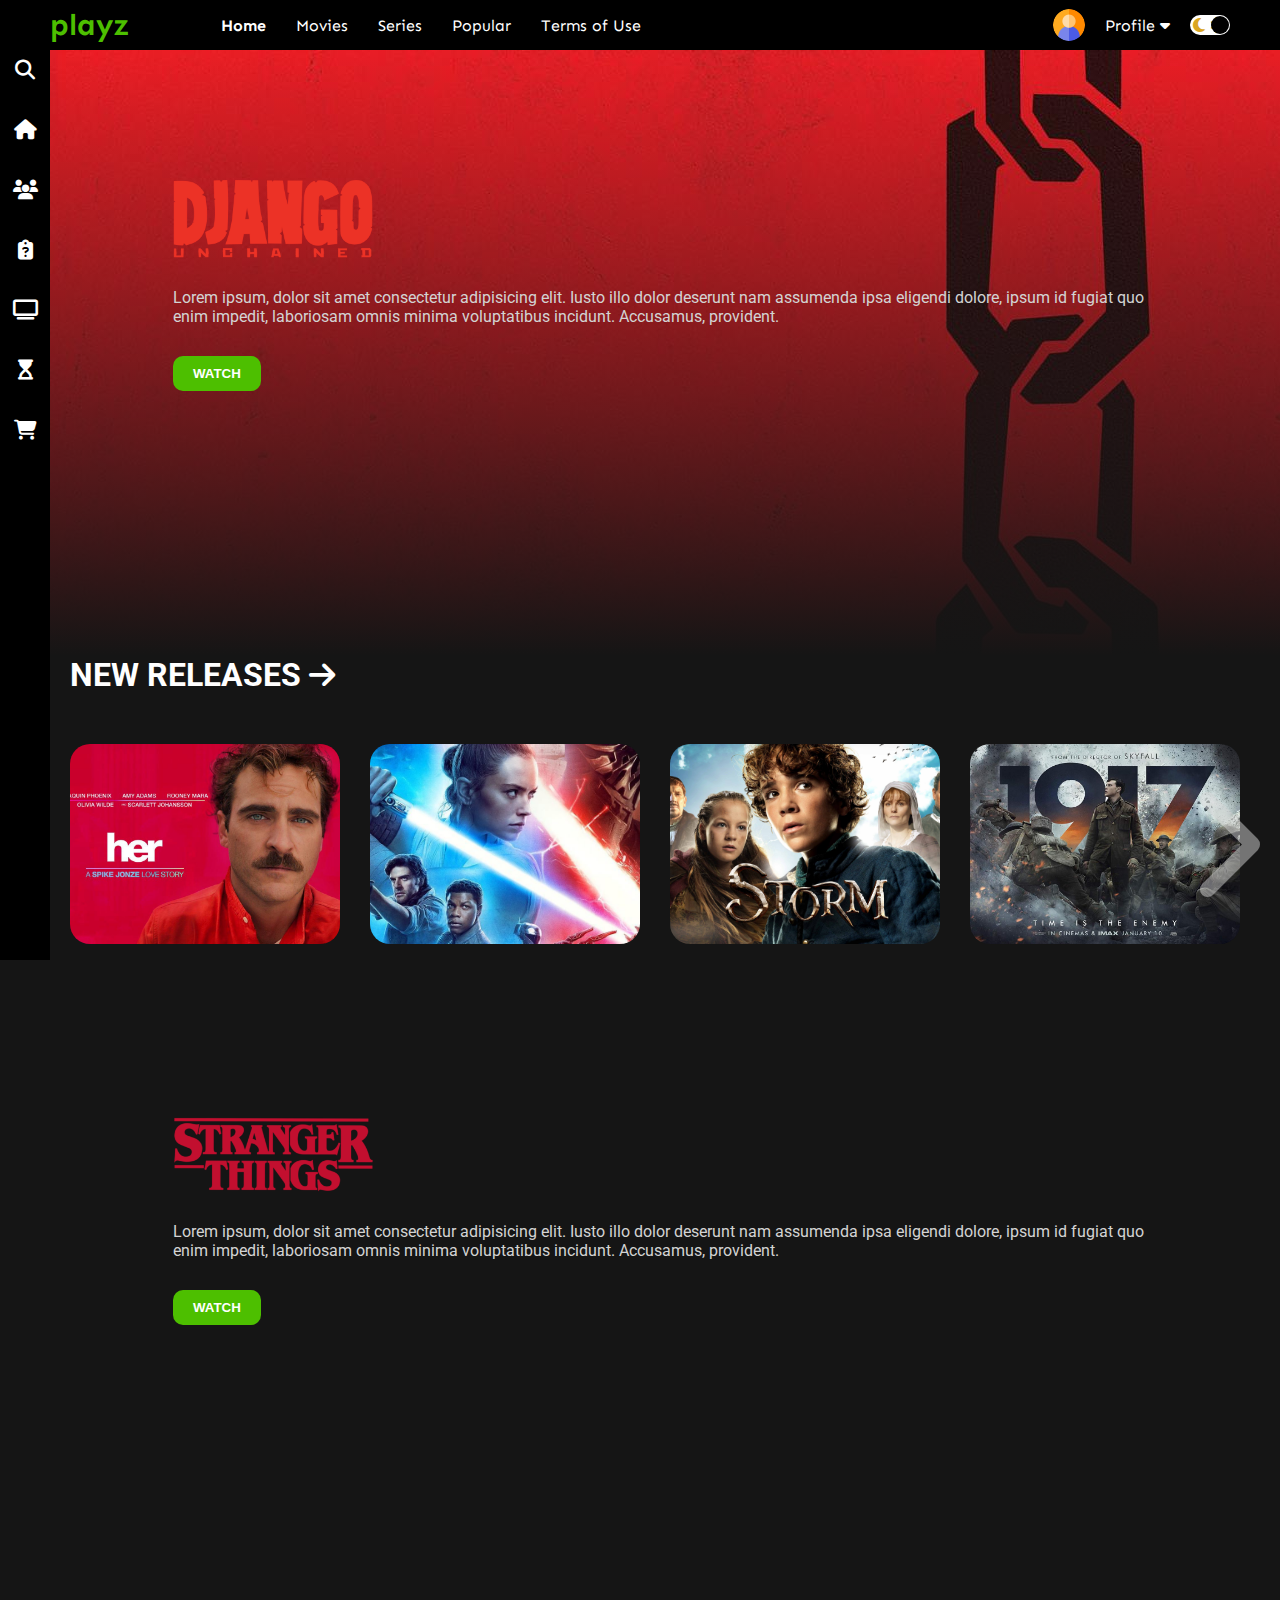
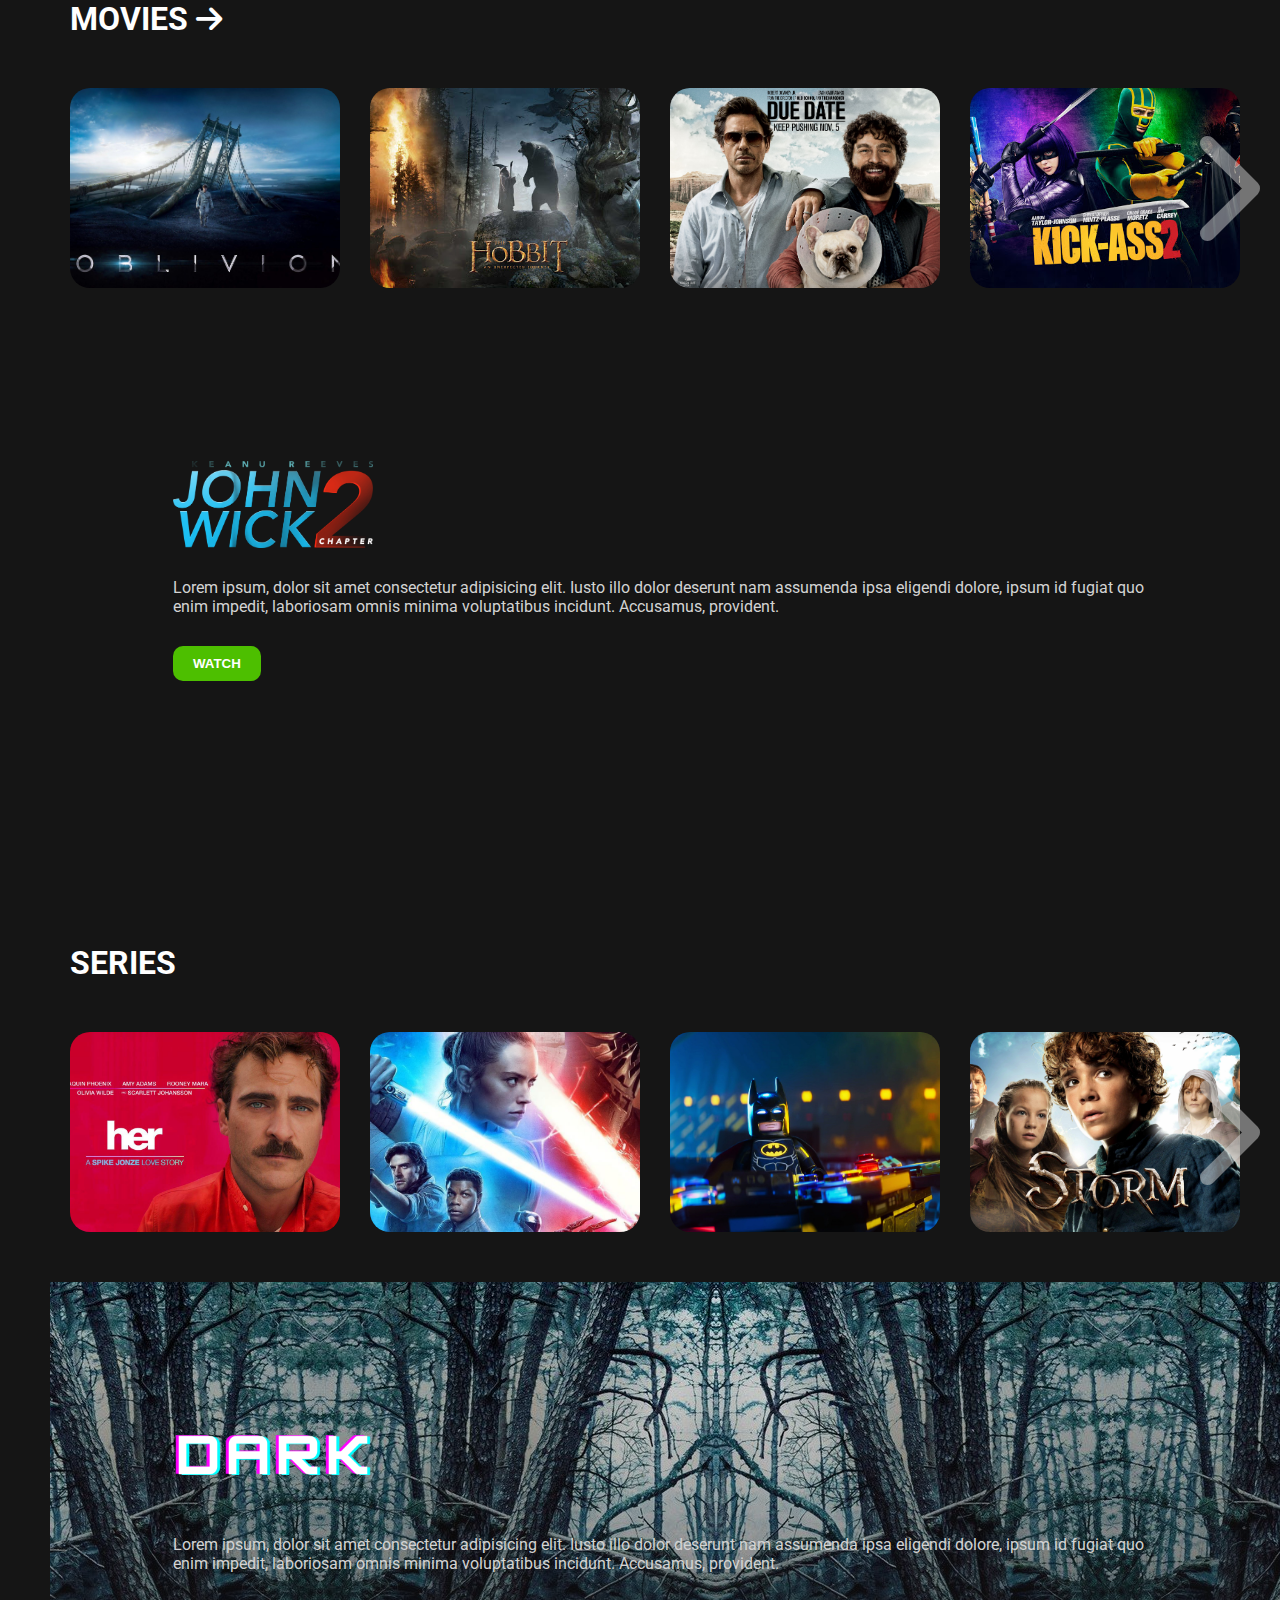
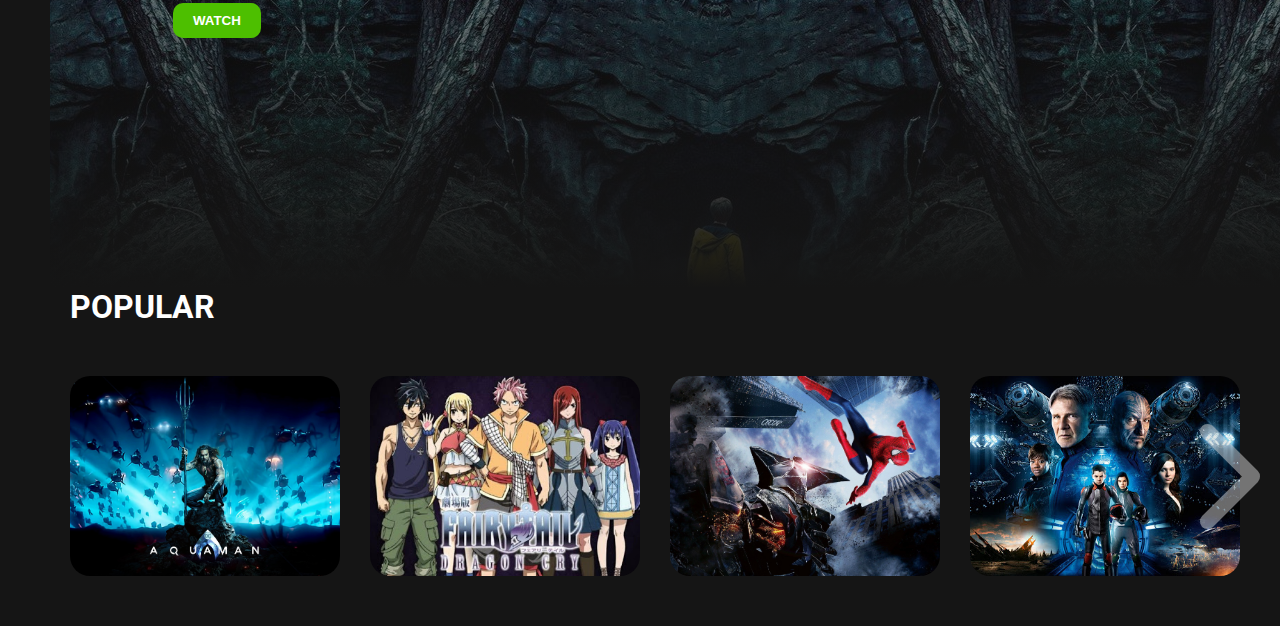
<file: index.html>
<html lang="en">

<head>
    <meta charset="UTF-8">
    <meta http-equiv="X-UA-Compatible" content="IE=edge">
    <meta name="viewport" content="width=device-width, initial-scale=1.0">
    <link rel="stylesheet" href="style.css">
    <link
        href="https://fonts.googleapis.com/css2?family=Roboto:wght@100;300;400;500;700;900&family=Sen:wght@400;700;800&display=swap"
        rel="stylesheet">
        <link rel="stylesheet" href="https://cdnjs.cloudflare.com/ajax/libs/font-awesome/6.4.0/css/all.min.css">
<title>Document</title>

</head>

<body>
    <div class="navbar">
        <div class="navbar-container">
            <div class="logo-container">
                <h1 class="logo">playz</h1>
            </div>
            <div class="menu-container" >
                <ul class="menu-list">
                    <li class="menu-list-item active" ><a class="links" href="#home">Home</a></li>
                    <li class="menu-list-item"><a class="links" href="#movies">Movies</a>
                           
                    </li>
                    <li class="menu-list-item"><a class="links" href="#series">Series</a></li>
                    <li class="menu-list-item"><a class="links" href="#popular">Popular</a></li>
                    <li class="menu-list-item"><a class="links" href="about.html">Terms of Use</a></li>

                </ul>
            </div>
            
            <div class="profile-container">
                <img class="profile-picture" src="img/user.png" alt="">
                <div class="profile-text-container" >
                    <span class="profile-text">Profile</span>
                    <i class="fas fa-caret-down">
                    </i>
                    
                </div>
                <div class="toggle">
                    <i class="fas fa-moon toggle-icon"></i>
                    <i class="fas fa-sun toggle-icon"></i>
                    <div class="toggle-ball"></div>
                </div>
            </div>
        </div>
    </div>
    <div class="sidebar">
        <a href="search.html"><i class="left-menu-icon fas fa-search"></i></a>
        <a href="index.html"><i class="left-menu-icon fas fa-home"></i></a>        
        <a href="reviews.html"><i class="left-menu-icon fas fa-users"></i></a>
        <a href="faq.html"><i class="left-menu-icon fa-solid fa-clipboard-question"></i></a>
                <a href="watchontv.html"><i class="left-menu-icon fas fa-tv"></i></a>
        <i class="left-menu-icon fas fa-hourglass-start"></i>
        <i class="left-menu-icon fas fa-shopping-cart"></i>
    </div>
    <div class="container" id="home">
        <div class="content-container">
            <div class="featured-content"
                style="background: linear-gradient(to bottom, rgba(0,0,0,0), #151515), url('img/f-1.jpg');">
                <img class="featured-title" src="img/f-t-1.png" alt="">
                <p class="featured-desc">Lorem ipsum, dolor sit amet consectetur adipisicing elit. Iusto illo dolor
                    deserunt nam assumenda ipsa eligendi dolore, ipsum id fugiat quo enim impedit, laboriosam omnis
                    minima voluptatibus incidunt. Accusamus, provident.</p>
                <button class="featured-button">WATCH</button>



            </div>
            <div class="movie-list-container">
                <h1 class="movie-list-title" id="newww">NEW RELEASES<i id="seemore-arrow-icon" class="fa-solid fa-arrow-right"></i>
                </h1> 

                <div class="movie-list-wrapper">
                    <div class="movie-list">
                        <div class="movie-list-item">
                            <img class="movie-list-item-img" src="img/1.jpeg" id="imgmov1" alt="">
                            <span class="movie-list-item-title" id="titlemov1">Her</span>
                            <p class="movie-list-item-desc">Lorem ipsum dolor sit amet consectetur adipisicing elit. At
                                hic fugit similique accusantium.</p>
                            <button class="movie-list-item-button">Watch</button>
                            <button class="movie-list-item-button" id="trailer">Trailer</button>
                            

                            
                        </div>
                        <div class="movie-list-item">
                            <img class="movie-list-item-img" src="img/2.jpeg" id="imgmov2" alt="">
                            <span class="movie-list-item-title" id="titlemov2" >Star Wars</span>
                            <p class="movie-list-item-desc">Lorem ipsum dolor sit amet consectetur adipisicing elit. At
                                hic fugit similique accusantium.</p>
                            <button class="movie-list-item-button">Watch</button>
                            <button class="movie-list-item-button" id="trailer">Trailer</button>
                        </div>
                        <div class="movie-list-item">
                            <img class="movie-list-item-img" src="img/3.jpg" id="imgmov3" alt="">
                            <span class="movie-list-item-title" id="titlemov3">Storm</span>
                            <p class="movie-list-item-desc">Lorem ipsum dolor sit amet consectetur adipisicing elit. At
                                hic fugit similique accusantium.</p>
                            <button class="movie-list-item-button">Watch</button>
                            <button class="movie-list-item-button" id="trailer">Trailer</button>
                        </div>
                        <div class="movie-list-item">
                            <img class="movie-list-item-img" src="img/4.jpg" id="imgmov4" alt="">
                            <span class="movie-list-item-title" id="titlemov4">1917</span>
                            <p class="movie-list-item-desc">Lorem ipsum dolor sit amet consectetur adipisicing elit. At
                                hic fugit similique accusantium.</p>
                            <button class="movie-list-item-button">Watch</button>
                            <button class="movie-list-item-button" id="trailer">Trailer</button>
                        </div>
                        <div class="movie-list-item">
                            <img class="movie-list-item-img" src="img/5.jpg" id="imgmov5" alt="">
                            <span class="movie-list-item-title" id="titlemov5">Avengers</span>
                            <p class="movie-list-item-desc">Lorem ipsum dolor sit amet consectetur adipisicing elit. At
                                hic fugit similique accusantium.</p>
                            <button class="movie-list-item-button">Watch</button>
                            <button class="movie-list-item-button" id="trailer">Trailer</button>
                        </div>
                        <div class="movie-list-item">
                            <img class="movie-list-item-img" src="img/6.jpg" id="imgmov6" alt="">
                            <span class="movie-list-item-title" id="titlemov6">Her</span>
                            <p class="movie-list-item-desc">Lorem ipsum dolor sit amet consectetur adipisicing elit. At
                                hic fugit similique accusantium.</p>
                            <button class="movie-list-item-button">Watch</button>
                            <button class="movie-list-item-button" id="trailer">Trailer</button>
                        </div>
                        <div class="movie-list-item">
                            <img class="movie-list-item-img" src="img/7.jpg" id="imgmov7" alt="">
                            <span class="movie-list-item-title" id="titlemov7">Her</span>
                            <p class="movie-list-item-desc">Lorem ipsum dolor sit amet consectetur adipisicing elit. At
                                hic fugit similique accusantium.</p>
                            <button class="movie-list-item-button">Watch</button>
                            <button class="movie-list-item-button" id="trailer">Trailer</button>
                        </div>
                        
                    </div>
                    <i class="fas fa-chevron-right arrow"></i>
                </div>
            </div>
            <div class="featured-content"
                style="background: linear-gradient(to bottom, rgba(0,0,0,0), #151515), url('https://insidemedia.blog/wp-content/uploads/2019/07/65906766_2396643863901552_8008630503861125120_o-2-1024x512.jpg');">
                <img class="featured-title" src="img/f-t-3.png" alt="">
                <p class="featured-desc">Lorem ipsum, dolor sit amet consectetur adipisicing elit. Iusto illo dolor
                    deserunt nam assumenda ipsa eligendi dolore, ipsum id fugiat quo enim impedit, laboriosam omnis
                    minima voluptatibus incidunt. Accusamus, provident.</p>
                <button class="featured-button">WATCH</button>
            </div>
            <div class="movie-list-container" id="movies">
                <h1 class="movie-list-title" >MOVIES<a href="moremovies.html"><i id="seemore-arrow-icon" class="fa-solid fa-arrow-right"></a></i></h1>
                <div class="movie-list-wrapper">
                    <div class="movie-list">
                        <div class="movie-list-item">
                            <img class="movie-list-item-img" src="img/8.jpg" alt="">
                            <span class="movie-list-item-title">Her</span>
                            <p class="movie-list-item-desc">Lorem ipsum dolor sit amet consectetur adipisicing elit. At
                                hic fugit similique accusantium.</p>
                            <button class="movie-list-item-button">Watch</button>
                            <button class="movie-list-item-button" id="trailer">Trailer</button>

                        </div>
                        <div class="movie-list-item">
                            <img class="movie-list-item-img" src="img/9.jpg" alt="">
                            <span class="movie-list-item-title">Her</span>
                            <p class="movie-list-item-desc">Lorem ipsum dolor sit amet consectetur adipisicing elit. At
                                hic fugit similique accusantium.</p>
                            <button class="movie-list-item-button">Watch</button>
                            <button class="movie-list-item-button" id="trailer">Trailer</button>

                        </div>
                        <div class="movie-list-item">
                            <img class="movie-list-item-img" src="img/10.jpg" alt="">
                            <span class="movie-list-item-title">Her</span>
                            <p class="movie-list-item-desc">Lorem ipsum dolor sit amet consectetur adipisicing elit. At
                                hic fugit similique accusantium.</p>
                            <button class="movie-list-item-button">Watch</button>
                        </div>
                        <div class="movie-list-item">
                            <img class="movie-list-item-img" src="img/11.jpg" alt="">
                            <span class="movie-list-item-title">Her</span>
                            <p class="movie-list-item-desc">Lorem ipsum dolor sit amet consectetur adipisicing elit. At
                                hic fugit similique accusantium.</p>
                            <button class="movie-list-item-button">Watch</button>
                            <button class="movie-list-item-button" id="trailer">Trailer</button>

                        </div>
                        <div class="movie-list-item">
                            <img class="movie-list-item-img" src="img/12.jpg" alt="">
                            <span class="movie-list-item-title">Her</span>
                            <p class="movie-list-item-desc">Lorem ipsum dolor sit amet consectetur adipisicing elit. At
                                hic fugit similique accusantium.</p>
                            <button class="movie-list-item-button">Watch</button>
                            <button class="movie-list-item-button" id="trailer">Trailer</button>

                            
                        </div>
                        <div class="movie-list-item">
                            <img class="movie-list-item-img" src="img/img71.jpg" alt="">
                            <span class="movie-list-item-title">Her</span>
                            <p class="movie-list-item-desc">Lorem ipsum dolor sit amet consectetur adipisicing elit. At
                                hic fugit similique accusantium.</p>
                            <button class="movie-list-item-button">Watch</button>
                            <button class="movie-list-item-button" id="trailer">Trailer</button>

                        </div>
                        <div class="movie-list-item">
                            <img class="movie-list-item-img" src="img/img73.jpg" alt="">
                            <span class="movie-list-item-title">Her</span>
                            <p class="movie-list-item-desc">Lorem ipsum dolor sit amet consectetur adipisicing elit. At
                                hic fugit similique accusantium.</p>
                            <button class="movie-list-item-button">Watch</button>
                            <button class="movie-list-item-button" id="trailer">Trailer</button>

                        </div>
                        
                    </div>
                    <i class="fas fa-chevron-right arrow"></i>
                </div>
            </div>
            <div class="featured-content"
                style="background: linear-gradient(to bottom, rgba(0,0,0,0), #151515), url('https://wallpapershome.com/images/pages/pic_h/21122.jpg');">
                <img class="featured-title" src="img/f-t-4.png" alt="">
                <p class="featured-desc">Lorem ipsum, dolor sit amet consectetur adipisicing elit. Iusto illo dolor
                    deserunt nam assumenda ipsa eligendi dolore, ipsum id fugiat quo enim impedit, laboriosam omnis
                    minima voluptatibus incidunt. Accusamus, provident.</p>
                <button class="featured-button">WATCH</button>
            </div>
            <div class="movie-list-container">
                <h1 class="movie-list-title" id="series">SERIES</h1>
                <div class="movie-list-wrapper">
                    <div class="movie-list">
                        <div class="movie-list-item">
                            <img class="movie-list-item-img" src="img/1.jpeg" alt="">
                            <span class="movie-list-item-title">Her</span>
                            <p class="movie-list-item-desc">Lorem ipsum dolor sit amet consectetur adipisicing elit. At
                                hic fugit similique accusantium.</p>
                            <button class="movie-list-item-button">Watch</button>
                            <button class="movie-list-item-button" id="trailer">Trailer</button>

                        </div>
                        <div class="movie-list-item">
                            <img class="movie-list-item-img" src="img/2.jpeg" alt="">
                            <span class="movie-list-item-title">Her</span>
                            <p class="movie-list-item-desc">Lorem ipsum dolor sit amet consectetur adipisicing elit. At
                                hic fugit similique accusantium.</p>
                            <button class="movie-list-item-button">Watch</button>
                            <button class="movie-list-item-button" id="trailer">Trailer</button>

                        </div>
                        <div class="movie-list-item">
                            <img class="movie-list-item-img" src="img/15.jpg" alt="">
                            <span class="movie-list-item-title">Her</span>
                            <p class="movie-list-item-desc">Lorem ipsum dolor sit amet consectetur adipisicing elit. At
                                hic fugit similique accusantium.</p>
                            <button class="movie-list-item-button">Watch</button>
                            <button class="movie-list-item-button" id="trailer">Trailer</button>

                        </div>
                        <div class="movie-list-item">
                            <img class="movie-list-item-img" src="img/3.jpg" alt="">
                            <span class="movie-list-item-title">Her</span>
                            <p class="movie-list-item-desc">Lorem ipsum dolor sit amet consectetur adipisicing elit. At
                                hic fugit similique accusantium.</p>
                            <button class="movie-list-item-button">Watch</button>
                            <button class="movie-list-item-button" id="trailer">Trailer</button>

                        </div>
                        <div class="movie-list-item">
                            <img class="movie-list-item-img" src="img/4.jpg" alt="">
                            <span class="movie-list-item-title">Her</span>
                            <p class="movie-list-item-desc">Lorem ipsum dolor sit amet consectetur adipisicing elit. At
                                hic fugit similique accusantium.</p>
                            <button class="movie-list-item-button">Watch</button>
                            <button class="movie-list-item-button" id="trailer">Trailer</button>

                        </div>
                        <div class="movie-list-item">
                            <img class="movie-list-item-img" src="img/5.jpg" alt="">
                            <span class="movie-list-item-title">Her</span>
                            <p class="movie-list-item-desc">Lorem ipsum dolor sit amet consectetur adipisicing elit. At
                                hic fugit similique accusantium.</p>
                            <button class="movie-list-item-button">Watch</button>
                            <button class="movie-list-item-button" id="trailer">Trailer</button>

                        </div>
                        <div class="movie-list-item">
                            <img class="movie-list-item-img" src="img/img71.jpg" alt="">
                            <span class="movie-list-item-title">Her</span>
                            <p class="movie-list-item-desc">Lorem ipsum dolor sit amet consectetur adipisicing elit. At
                                hic fugit similique accusantium.</p>
                            <button class="movie-list-item-button">Watch</button>
                            <button class="movie-list-item-button" id="trailer">Trailer</button>

                        </div>
                        
                    </div>
                    <i class="fas fa-chevron-right arrow"></i>
                </div>
            </div>
            <div class="featured-content"
                style="background: linear-gradient(to bottom, rgba(0,0,0,0), #151515), url('img/f-2.jpg');">
                <img class="featured-title" src="img/f-t-2.png" alt="">
                <p class="featured-desc">Lorem ipsum, dolor sit amet consectetur adipisicing elit. Iusto illo dolor
                    deserunt nam assumenda ipsa eligendi dolore, ipsum id fugiat quo enim impedit, laboriosam omnis
                    minima voluptatibus incidunt. Accusamus, provident.</p>
                <button class="featured-button">WATCH</button>
            </div>

            <div class="movie-list-container" >
                <h1 class="movie-list-title" id="popular" >POPULAR</h1>
                <div class="movie-list-wrapper">
                    <div class="movie-list">
                        <div class="movie-list-item">
                            <img class="movie-list-item-img" src="img/17.jpg" alt="">
                            <span class="movie-list-item-title">Her</span>
                            <p class="movie-list-item-desc">Lorem ipsum dolor sit amet consectetur adipisicing elit. At
                                hic fugit similique accusantium.</p>
                            <button class="movie-list-item-button">Watch</button>
                            <button class="movie-list-item-button" id="trailer">Trailer</button>

                        </div>
                        <div class="movie-list-item">
                            <img class="movie-list-item-img" src="img/18.jpg" alt="">
                            <span class="movie-list-item-title">Her</span>
                            <p class="movie-list-item-desc">Lorem ipsum dolor sit amet consectetur adipisicing elit. At
                                hic fugit similique accusantium.</p>
                            <button class="movie-list-item-button">Watch</button>
                            <button class="movie-list-item-button" id="trailer">Trailer</button>

                        </div>
                        <div class="movie-list-item">
                            <img class="movie-list-item-img" src="img/19.jpg" alt="">
                            <span class="movie-list-item-title">Her</span>
                            <p class="movie-list-item-desc">Lorem ipsum dolor sit amet consectetur adipisicing elit. At
                                hic fugit similique accusantium.</p>
                            <button class="movie-list-item-button">Watch</button>
                            <button class="movie-list-item-button" id="trailer">Trailer</button>

                        </div>
                        <div class="movie-list-item">
                            <img class="movie-list-item-img" src="img/7.jpg" alt="">
                            <span class="movie-list-item-title">Her</span>
                            <p class="movie-list-item-desc">Lorem ipsum dolor sit amet consectetur adipisicing elit. At
                                hic fugit similique accusantium.</p>
                            <button class="movie-list-item-button">Watch</button>
                            <button class="movie-list-item-button" id="trailer">Trailer</button>

                        </div>
                        <div class="movie-list-item">
                            <img class="movie-list-item-img" src="img/img73.jpg" alt="">
                            <span class="movie-list-item-title">Her</span>
                            <p class="movie-list-item-desc">Lorem ipsum dolor sit amet consectetur adipisicing elit. At
                                hic fugit similique accusantium.</p>
                            <button class="movie-list-item-button">Watch</button>
                            <button class="movie-list-item-button" id="trailer">Trailer</button>

                        </div>
                        <div class="movie-list-item">
                            <img class="movie-list-item-img" src="img/img72.jpg" alt="">
                            <span class="movie-list-item-title">Her</span>
                            <p class="movie-list-item-desc">Lorem ipsum dolor sit amet consectetur adipisicing elit. At
                                hic fugit similique accusantium.</p>
                            <button class="movie-list-item-button">Watch</button>
                            <button class="movie-list-item-button" id="trailer">Trailer</button>

                            

                        </div>
                        <div class="movie-list-item">
                            <img class="movie-list-item-img" src="img/img71.jpg" alt="">
                            <span class="movie-list-item-title">Her</span>
                            <p class="movie-list-item-desc">Lorem ipsum dolor sit amet consectetur adipisicing elit. At
                                hic fugit similique accusantium.</p>
                            <button class="movie-list-item-button">Watch</button>
                            <button class="movie-list-item-button" id="trailer">Trailer</button>

                        </div>
                        
                    </div>
                    <i class="fas fa-chevron-right arrow"></i>
                </div>
            </div>
        </div>
    </div>
    
    <script src="app.js"></script>


</body>

</html>
</file>
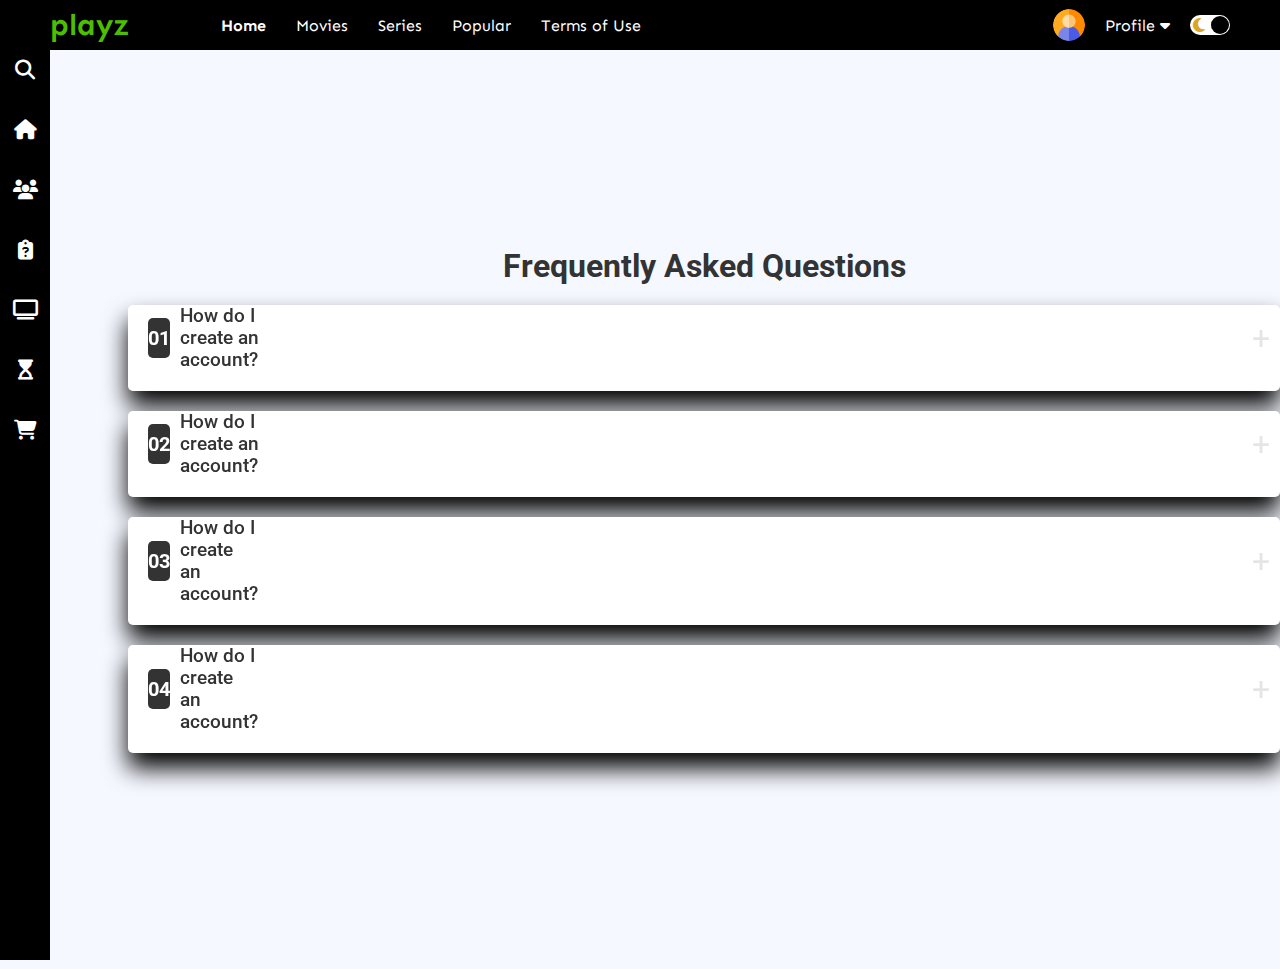
<file: faq.html>
<html lang="en">

<head>
    <meta charset="UTF-8">
    <meta http-equiv="X-UA-Compatible" content="IE=edge">
    <meta name="viewport" content="width=device-width, initial-scale=1.0">
    <link rel="stylesheet" href="style.css">
    <link
        href="https://fonts.googleapis.com/css2?family=Roboto:wght@100;300;400;500;700;900&family=Sen:wght@400;700;800&display=swap"
        rel="stylesheet">
        <link rel="stylesheet" href="https://cdnjs.cloudflare.com/ajax/libs/font-awesome/6.4.0/css/all.min.css">
        <link rel="stylesheet" href="faq.css">
<title>Document</title>

</head>

<body>
    <div class="navbar">
        <div class="navbar-container">
            <div class="logo-container">
                <h1 class="logo">playz</h1>
            </div>
            <div class="menu-container" >
                <ul class="menu-list">
                    <li class="menu-list-item active" ><a class="links" href="#home">Home</a></li>
                    <li class="menu-list-item"><a class="links" href="#movies">Movies</a>
                           
                    </li>
                    <li class="menu-list-item"><a class="links" href="#series">Series</a></li>
                    <li class="menu-list-item"><a class="links" href="#popular">Popular</a></li>
                    <li class="menu-list-item"><a class="links" href="about.html">Terms of Use</a></li>

                </ul>
            </div>
            
            <div class="profile-container">
                <img class="profile-picture" src="img/user.png" alt="">
                <div class="profile-text-container" >
                    <span class="profile-text">Profile</span>
                    <i class="fas fa-caret-down">
                    </i>
                    
                </div>
                <div class="toggle">
                    <i class="fas fa-moon toggle-icon"></i>
                    <i class="fas fa-sun toggle-icon"></i>
                    <div class="toggle-ball"></div>
                </div>
            </div>
        </div>
    </div>
    <div class="sidebar">
        <a href="search.html"><i class="left-menu-icon fas fa-search"></i></a>
        <a href="index.html"><i class="left-menu-icon fas fa-home"></i></a>        
        <a href="reviews.html"><i class="left-menu-icon fas fa-users"></i></a>
        <i class="left-menu-icon fa-solid fa-clipboard-question"></i>
                <a href="watchontv.html"><i class="left-menu-icon fas fa-tv"></i></a>
        <i class="left-menu-icon fas fa-hourglass-start"></i>
        <i class="left-menu-icon fas fa-shopping-cart"></i>
    </div>

    <div class="faq-container">
        <h1>Frequently Asked Questions</h1>
        <div class="tab">
            <input type="radio" name="acc" id="acc1">
            <label for="acc1">
                <h2>01</h2>
                <h3>How do I create an account?</h3>
                <div class="content">
                    <p>Lorem ipsum, dolor sit amet consectetur adipisicing elit. Illo aliquid qui totam velit soluta odit quaerat officiis, non reiciendis vero eaque nisi accusantium beatae ex aut ipsam consequatur deserunt mollitia..Lorem ipsum dolor sit amet, consectetur adipisicing elit. Natus nam quos eveniet sequi sint iste aspernatur at est, id vitae fugiat consequatur exercitationem corporis cum, sapiente fugit. Nesciunt, quaerat eos.</p>
                </div>
            </label>

        </div>
        <div class="tab">
            <input type="radio" name="acc" id="acc1">
            <label for="acc1">
                <h2>02</h2>
                <h3>How do I create an account?</h3>
                <div class="content">
                    <p>Lorem ipsum dolor sit amet consectetur adipisicing elit. Quo est ipsum ab earum. Alias ipsum quod ab, dolor, doloremque quos mollitia veritatis non provident optio voluptas quibusdam doloribus officiis iure?.Lorem ipsum dolor sit amet, consectetur adipisicing elit. Natus nam quos eveniet sequi sint iste aspernatur at est, id vitae fugiat consequatur exercitationem corporis cum, sapiente fugit. Nesciunt, quaerat eos.</p>
                </div>
            </label>

        </div>
        <div class="tab">
            <input type="radio" name="acc" id="acc1">
            <label for="acc1">
                <h2>03</h2>
                <h3>How do I create an account?</h3>
                <div class="content">
                    <p>Lorem ipsum dolor sit amet consectetur adipisicing elit. Magni explicabo maxime magnam hic recusandae dignissimos dolores quam praesentium, enim sed facere ipsam tempore obcaecati animi, aliquid earum molestias expedita esse..Lorem ipsum dolor sit amet, consectetur adipisicing elit. Natus nam quos eveniet sequi sint iste aspernatur at est, id vitae fugiat consequatur exercitationem corporis cum, sapiente fugit. Nesciunt, quaerat eos.</p>
                </div>
            </label>

        </div>
        <div class="tab">
            <input type="radio" name="acc" id="acc1">
            <label for="acc1">
                <h2>04</h2>
                <h3>How do I create an account?</h3>
                <div class="content">
                    <p>Lorem ipsum dolor sit amet consectetur adipisicing elit. Laboriosam, quas explicabo reiciendis vero placeat quo cupiditate architecto omnis asperiores provident ut cum quasi eaque corporis vitae quidem eveniet voluptate similique.Lorem ipsum dolor sit amet, consectetur adipisicing elit. Natus nam quos eveniet sequi sint iste aspernatur at est, id vitae fugiat consequatur exercitationem corporis cum, sapiente fugit. Nesciunt, quaerat eos.</p>
                </div>
            </label>

        </div>

    </div>

</body>
</html>`
</file>
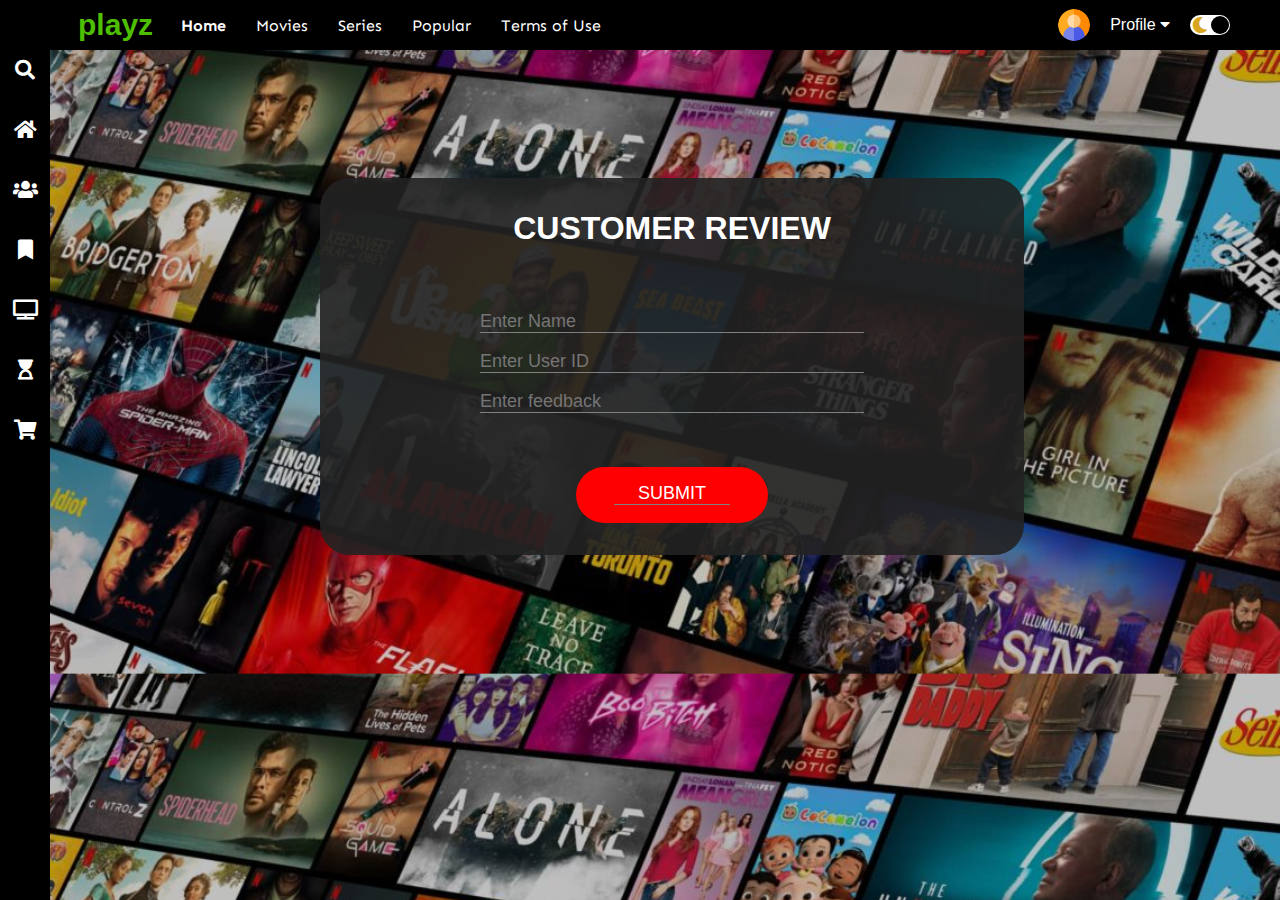
<file: reviews.html>
<!DOCTYPE html>
<html lang="en">
<head>
    <meta charset="UTF-8">
    <meta http-equiv="X-UA-Compatible" content="IE=edge">
    <meta name="viewport" content="width=device-width, initial-scale=1.0">
    <title>Document</title>
    <link rel="stylesheet" href="reviews.css">
    <link rel="stylesheet" href="style.css">
    <link
    href="https://fonts.googleapis.com/css2?family=Roboto:wght@100;300;400;500;700;900&family=Sen:wght@400;700;800&display=swap"
    rel="stylesheet">
<link rel="stylesheet" href="https://cdnjs.cloudflare.com/ajax/libs/font-awesome/5.15.2/css/all.min.css">
</head>
<body>
        <div class="navbar">
            <div class="navbar-container">
                <div class="logo-container">
                    <h1 class="logo">playz</h1>
                </div>
                <div class="menu-container" >
                    <ul class="menu-list">
                        <li class="menu-list-item active" ><a class="links" href="#home">Home</a></li>
                        <li class="menu-list-item"><a class="links" href="#movies">Movies</a>
                               
                        </li>
                        <li class="menu-list-item"><a class="links" href="#series">Series</a></li>
                        <li class="menu-list-item"><a class="links" href="#popular">Popular</a></li>
                        <li class="menu-list-item"><a class="links" href="about.html">Terms of Use</a></li>
    
                    </ul>
                </div>
                
                <div class="profile-container">
                    <img class="profile-picture" src="img/user.png" alt="">
                    <div class="profile-text-container">
                        <span class="profile-text">Profile</span>
                        <i class="fas fa-caret-down"></i>
                    </div>
                    <div class="toggle">
                        <i class="fas fa-moon toggle-icon"></i>
                        <i class="fas fa-sun toggle-icon"></i>
                        <div class="toggle-ball"></div>
                    </div>
                </div>
            </div>
        </div>
        <div class="sidebar">
            <i class="left-menu-icon fas fa-search"></i>
            <a href="index.html"><i class="left-menu-icon fas fa-home"></i></a>        
            <a href="reviews.html"><i class="left-menu-icon fas fa-users"></i></a>
            <i class="left-menu-icon fas fa-bookmark"></i>
            <i class="left-menu-icon fas fa-tv"></i>
            <i class="left-menu-icon fas fa-hourglass-start"></i>
            <i class="left-menu-icon fas fa-shopping-cart"></i>
        </div>
        <div class="contact-form">
            <h1>CUSTOMER REVIEW</h1>
        
            <div class="contact-us">
                <form action="save.php" method="post">
                    <input type="text" name="name"   class="form-control" placeholder="Enter Name"> <br>
                    <input type="text" name="idd"  class="form-control" placeholder="Enter User ID"> <br>
                    <input type="text" name="review"  class="form-control" placeholder="Enter feedback"> <br><BR><br>
                    <div class="submit-type"><input  type="submit" class="form-control submit" value="SUBMIT" ></div>
                </form>
             </div>
         </div>
        
        <script src="app.js"></script>
</body>
</html>
</file>
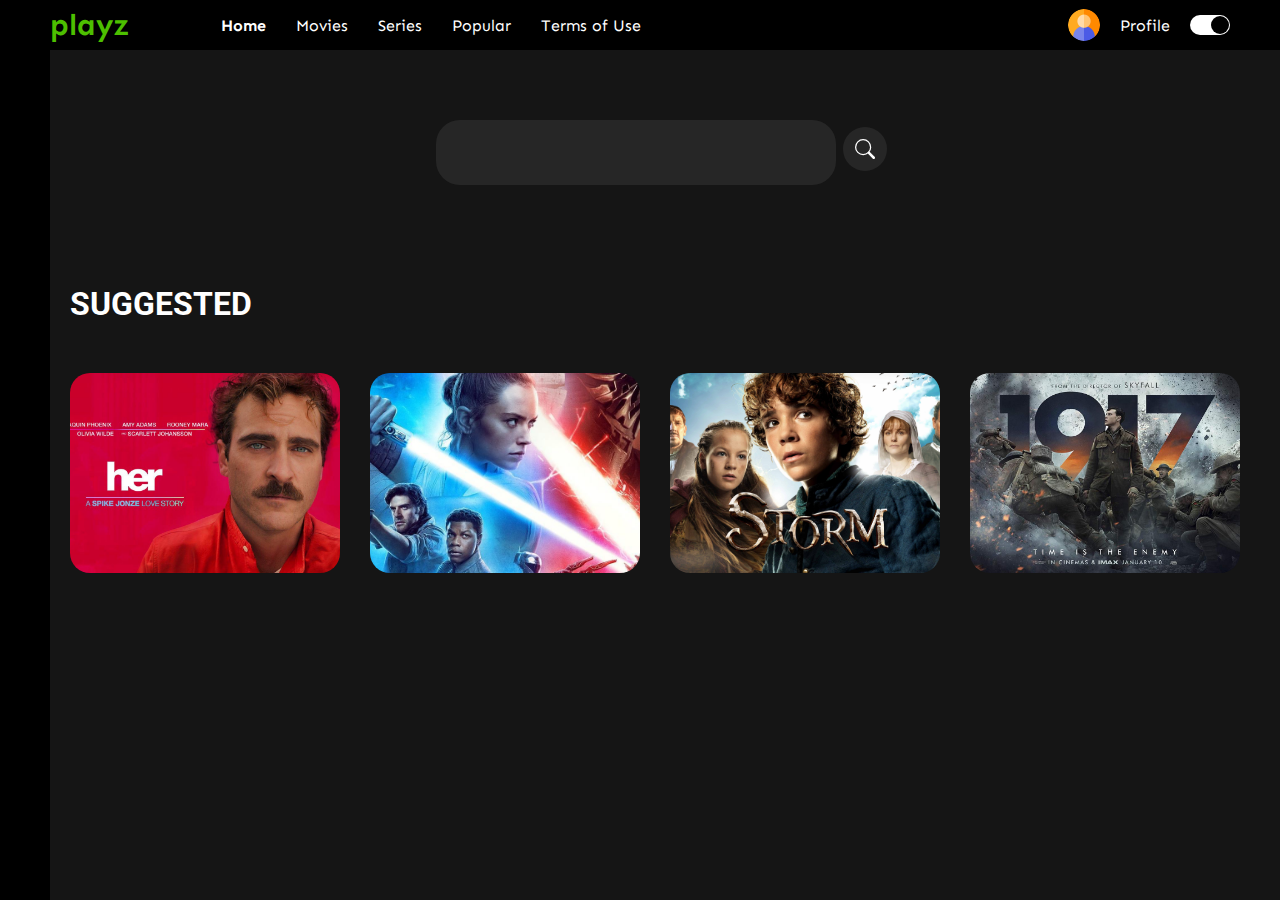
<file: search.html>
<html lang="en">

<head>
    <meta charset="UTF-8">
    <meta http-equiv="X-UA-Compatible" content="IE=edge">
    <meta name="viewport" content="width=device-width, initial-scale=1.0">
    <link rel="stylesheet" href="style.css">
    <link
        href="https://fonts.googleapis.com/css2?family=Roboto:wght@100;300;400;500;700;900&family=Sen:wght@400;700;800&display=swap"
        rel="stylesheet">
        <link rel="stylesheet" href="https://cdnjs.cloudflare.com/ajax/libs/font-awesome/6.3.0/css/all.min.css" integrity="sha512-SzlrxWUlpfuzQ+pcUCosxcglQRNAq/DZjVsC0lE40xsADsfeQoEypE+enwcOiGjk/bSuGGKHEyjSoQ1zVisanQ==" crossorigin="anonymous" referrerpolicy="no-referrer" /> 
           <title>Movie Design</title>


</head>

<body>
    <div class="navbar">
        <div class="navbar-container">
            <div class="logo-container">
                <h1 class="logo">playz</h1>
            </div>
            <div class="menu-container" >
                <ul class="menu-list">
                    <li class="menu-list-item active" ><a class="links" href="#home">Home</a></li>
                    <li class="menu-list-item"><a class="links" href="#movies">Movies</a>
                           
                    </li>
                    <li class="menu-list-item"><a class="links" href="#series">Series</a></li>
                    <li class="menu-list-item"><a class="links" href="#popular">Popular</a></li>
                    <li class="menu-list-item"><a class="links" href="about.html">Terms of Use</a></li>

                </ul>
            </div>
            
            <div class="profile-container">
                <img class="profile-picture" src="img/user.png" alt="">
                <div class="profile-text-container">
                    <span class="profile-text">Profile</span>
                    <i class="fas fa-caret-down"></i>
                    
                </div>
                <div class="toggle">
                    <i class="fas fa-moon toggle-icon"></i>
                    <i class="fas fa-sun toggle-icon"></i>
                    <div class="toggle-ball"></div>
                </div>
            </div>
        </div>
    </div>
    <div class="sidebar">
        <i class="left-menu-icon fas fa-search"></i>
        <a href="index.html"><i class="left-menu-icon fas fa-home"></i></a>        
        <a href="reviews.html"><i class="left-menu-icon fas fa-users"></i></a>
        <i class="left-menu-icon fas fa-bookmark"></i></a>
        <i class="left-menu-icon fas fa-tv"></i>
        <i class="left-menu-icon fas fa-hourglass-start"></i>
        <i class="left-menu-icon fas fa-shopping-cart"></i>
    </div>
    <div class="container" id="home">
        <div class="content-container">
            <div class="search">
                <input type="text" class="search-bar">
                <button class="btn" id="searchbtn">
                <svg stroke="currentColor" fill="currentColor" stroke-width="0" viewBox="0 0 16 16" height="1.5em" width="1.5em" xmlns="http://www.w3.org/2000/svg"><path fill-rule="evenodd" d="M10.442 10.442a1 1 0 011.415 0l3.85 3.85a1 1 0 01-1.414 1.415l-3.85-3.85a1 1 0 010-1.415z" clip-rule="evenodd"></path><path fill-rule="evenodd" d="M6.5 12a5.5 5.5 0 100-11 5.5 5.5 0 000 11zM13 6.5a6.5 6.5 0 11-13 0 6.5 6.5 0 0113 0z" clip-rule="evenodd"></path></svg>
                </button>
            </div>
            <div class="movie-list-container" id="search-movie-container">
                <h1 class="movie-list-title" id="newww">SUGGESTED
                </h1> 

                <div class="movie-list-wrapper">
                    <div class="movie-list">
                        <div class="movie-list-item">
                            <img class="movie-list-item-img" src="img/1.jpeg" id="imgmov1" alt="">
                            <span class="movie-list-item-title" id="titlemov1">Her</span>
                            <p class="movie-list-item-desc">Lorem ipsum dolor sit amet consectetur adipisicing elit. At
                                hic fugit similique accusantium.</p>
                            <button class="movie-list-item-button">Watch</button>
                            <button class="movie-list-item-button" id="trailer">Trailer</button>
                            

                            
                        </div>
                        <div class="movie-list-item">
                            <img class="movie-list-item-img" src="img/2.jpeg" id="imgmov2" alt="">
                            <span class="movie-list-item-title" id="titlemov2" >Star Wars</span>
                            <p class="movie-list-item-desc">Lorem ipsum dolor sit amet consectetur adipisicing elit. At
                                hic fugit similique accusantium.</p>
                            <button class="movie-list-item-button">Watch</button>
                            <button class="movie-list-item-button" id="trailer">Trailer</button>
                        </div>
                        <div class="movie-list-item">
                            <img class="movie-list-item-img" src="img/3.jpg" id="imgmov3" alt="">
                            <span class="movie-list-item-title" id="titlemov3">Storm</span>
                            <p class="movie-list-item-desc">Lorem ipsum dolor sit amet consectetur adipisicing elit. At
                                hic fugit similique accusantium.</p>
                            <button class="movie-list-item-button">Watch</button>
                            <button class="movie-list-item-button" id="trailer">Trailer</button>
                        </div>
                        <div class="movie-list-item">
                            <img class="movie-list-item-img" src="img/4.jpg" id="imgmov4" alt="">
                            <span class="movie-list-item-title" id="titlemov4">1917</span>
                            <p class="movie-list-item-desc">Lorem ipsum dolor sit amet consectetur adipisicing elit. At
                                hic fugit similique accusantium.</p>
                            <button class="movie-list-item-button">Watch</button>
                            <button class="movie-list-item-button" id="trailer">Trailer</button>
                        </div>
                        <div class="movie-list-item">
                            <img class="movie-list-item-img" src="img/5.jpg" id="imgmov5" alt="">
                            <span class="movie-list-item-title" id="titlemov5">Avengers</span>
                            <p class="movie-list-item-desc">Lorem ipsum dolor sit amet consectetur adipisicing elit. At
                                hic fugit similique accusantium.</p>
                            <button class="movie-list-item-button">Watch</button>
                            <button class="movie-list-item-button" id="trailer">Trailer</button>
                        </div>
                        <div class="movie-list-item">
                            <img class="movie-list-item-img" src="img/6.jpg" id="imgmov6" alt="">
                            <span class="movie-list-item-title" id="titlemov6">Her</span>
                            <p class="movie-list-item-desc">Lorem ipsum dolor sit amet consectetur adipisicing elit. At
                                hic fugit similique accusantium.</p>
                            <button class="movie-list-item-button">Watch</button>
                            <button class="movie-list-item-button" id="trailer">Trailer</button>
                        </div>
                        <div class="movie-list-item">
                            <img class="movie-list-item-img" src="img/7.jpg" id="imgmov7" alt="">
                            <span class="movie-list-item-title" id="titlemov7">Her</span>
                            <p class="movie-list-item-desc">Lorem ipsum dolor sit amet consectetur adipisicing elit. At
                                hic fugit similique accusantium.</p>
                            <button class="movie-list-item-button">Watch</button>
                            <button class="movie-list-item-button" id="trailer">Trailer</button>
                        </div>
                        
                    </div>
                    <i class="fas fa-chevron-right arrow"></i>
                </div>
            </div>
            <script src="fetching.js"></script>
            <script src="app.js"></script>

        

        </body>
        </html>
</file>
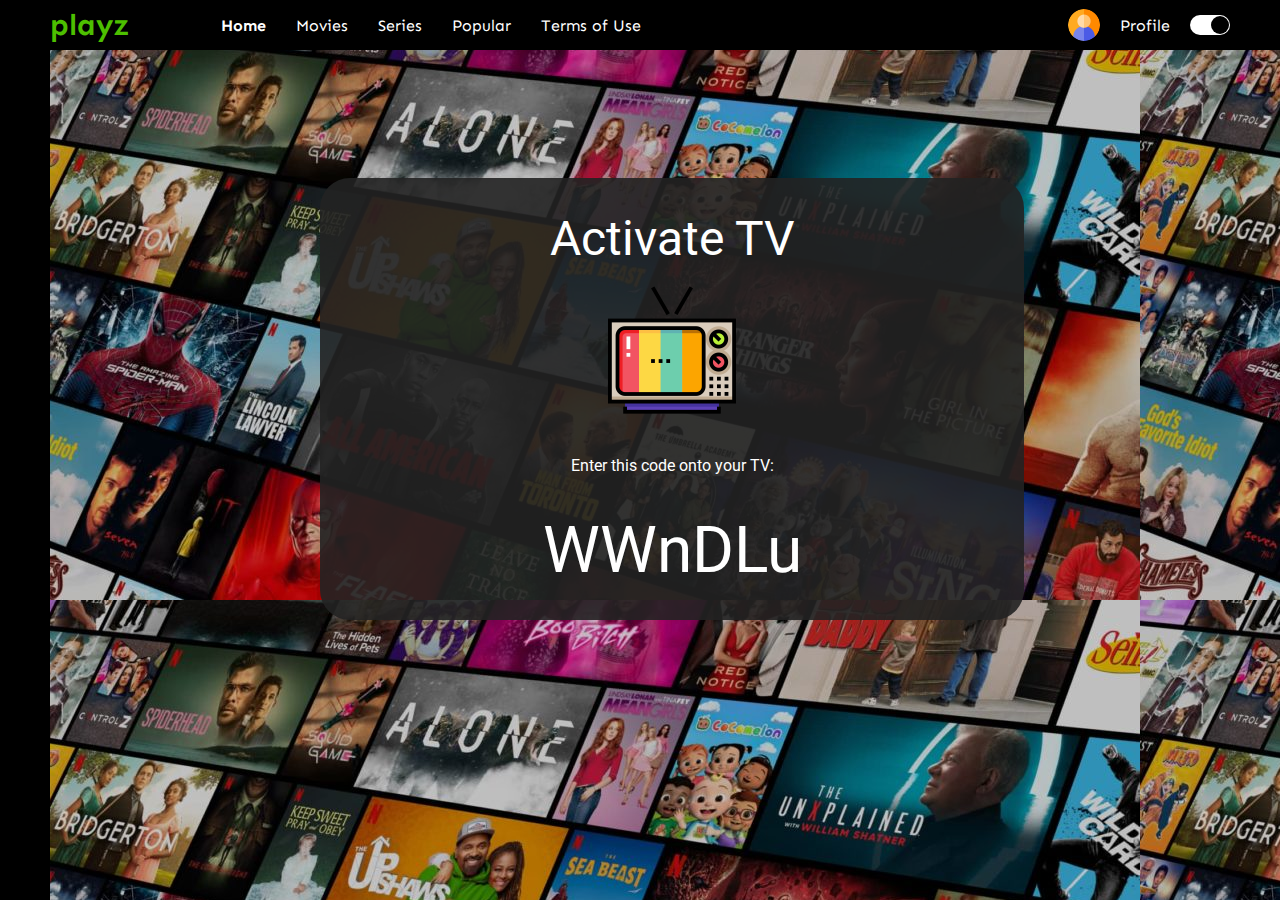
<file: watchontv.html>
<!DOCTYPE html>
<html lang="en">
<head>
    <meta charset="UTF-8">
    <meta http-equiv="X-UA-Compatible" content="IE=edge">
    <meta name="viewport" content="width=device-width, initial-scale=1.0">
    <link rel="stylesheet" href="watchontv.css">
    <link
        href="https://fonts.googleapis.com/css2?family=Roboto:wght@100;300;400;500;700;900&family=Sen:wght@400;700;800&display=swap"
        rel="stylesheet">
        <link rel="stylesheet" href="https://cdnjs.cloudflare.com/ajax/libs/font-awesome/6.4.0/css/all.min.css" integrity="sha512-iecdLmaskl7CVkqkXNQ/ZH/XLlvWZOJyj7Yy7tcenmpD1ypASozpmT/E0iPtmFIB46ZmdtAc9eNBvH0H/ZpiBw==" crossorigin="anonymous" referrerpolicy="no-referrer" />   
        <title>About Us</title>
</head>
<body>
    <div class="navbar">
        <div class="navbar-container">
            <div class="logo-container">
                <h1 class="logo">playz</h1>
            </div>
            <div class="menu-container" >
                <ul class="menu-list">
                    <li class="menu-list-item active" ><a class="links" href="#home">Home</a></li>
                    <li class="menu-list-item"><a class="links" href="#movies">Movies</a>
                           
                    </li>
                    <li class="menu-list-item"><a class="links" href="#series">Series</a></li>
                    <li class="menu-list-item"><a class="links" href="#popular">Popular</a></li>
                    <li class="menu-list-item"><a class="links" href="about.html">Terms of Use</a></li>

                </ul>
            </div>
            
            <div class="profile-container">
                <img class="profile-picture" src="img/user.png" alt="">
                <div class="profile-text-container">
                    <span class="profile-text">Profile</span>
                    <i class="fas fa-caret-down"></i>
                    
                </div>
                <div class="toggle">
                    <i class="fas fa-moon toggle-icon"></i>
                    <i class="fas fa-sun toggle-icon"></i>
                    <div class="toggle-ball"></div>
                </div>
            </div>
        </div>
    </div>
    <div class="sidebar">
        <a href="search.html"><i class="left-menu-icon fas fa-search"></i></a>
        <a href="index.html"><i class="left-menu-icon fas fa-home"></i></a>        
        <a href="reviews.html"><i class="left-menu-icon fas fa-users"></i></a>
        <i class="left-menu-icon fas fa-bookmark"></i></a>
        <a href="watchontv.html"><i class="left-menu-icon fas fa-tv"></i></a>
        <i class="left-menu-icon fas fa-hourglass-start"></i>
        <i class="left-menu-icon fas fa-shopping-cart"></i>
    </div>
    <div class="card">
        <p class="activate">Activate TV</p><br>
        <img src="img/television.png" class="tv" alt="">

        <br><br><br> 
        Enter this code onto your TV:
        <br><br><br> 
        <div id="tv-random-code">
        </div>
    </div>
    <script>
        document.getElementById("tv-random-code").innerHTML=create_random_string(6);
        function create_random_string(string_length){
            var random_string="";
            var characters= 'ABCDEFGHIJKLMNOPQRSTUVWXYZabcdefghijklmnopqrstuvwxyz0123456789'
            for (var i, i=0;i<string_length; i++){
                random_string+=characters.charAt(Math.floor(Math.random()*characters.length))
            }
            return random_string;
        }
    </script>
    <script src="app.js"></script>
 
    
</body>
</html>
</file>
<file: style.css>
html{
  scroll-behavior: smooth;
}

* {
  margin: 0;
}

body {
  font-family: "Roboto", sans-serif;
}

.navbar {
  width: 100%;
  height: 50px;
  background-color: black;
  position: sticky;
  top: 0;
}

.navbar-container {
  display: flex;
  align-items: center;
  padding: 0 50px;
  height: 100%;
  color: white;
  font-family: "Sen", sans-serif;
}

.logo-container {
  flex: 1;
}

.logo {
  font-size: 30px;
  color: #4dbf00;
}

.menu-container {
  flex: 6;
}

.menu-list {
  display: flex;
  list-style: none;
}

.menu-list-item {
  margin-right: 30px;
  color: white;
  font-family: "Sen", sans-serif;
}

.menu-list-item.active {
  font-weight: bold;
  color: #4dbf00;
  font-family: "Sen", sans-serif;
}
.profile-container {
  flex: 2;
  display: flex;
  align-items: center;
  justify-content: flex-end;
}

.profile-text-container {
  margin: 0 20px;
}

.profile-picture {
  width: 32px;
  height: 32px;
  border-radius: 50%;
  object-fit: cover;
}

.toggle {
  width: 40px;
  height: 20px;
  background-color: white;
  border-radius: 30px;
  display: flex;
  align-items: center;
  justify-content: space-around;
  position: relative;
}

.toggle-icon {
  color: goldenrod;
}

.toggle-ball {
  width: 18px;
  height: 18px;
  background-color: black;
  position: absolute;
  right: 1px;
  border-radius: 50%;
  cursor: pointer;
  transition: 1s ease all;
}

.sidebar {
  width: 50px;
  height: 100%;
  background-color: black;
  position: fixed;
  top: 0;
  display: flex;
  flex-direction: column;
  align-items: center;
  padding-top: 60px;
}

.left-menu-icon {
  color: white;
  font-size: 20px;
  margin-bottom: 40px;
}

#seemore-arrow-icon{
  color: white;
  font-size: 30px;
  margin-left:8px;
}

.container {
  background-color: #151515;
  min-height: calc(100vh - 50px);
  color: white;
}

.content-container {
  margin-left: 50px;
}

.featured-content {
  height: 40%;
  padding: 10%;
}

.featured-title {
  width: 200px;
}

.featured-desc {
  width: 100%;
  color: lightgray;
  margin: 30px 0;
}

.featured-button {
  background-color: #4dbf00;
  color: white;
  padding: 10px 20px;
  border-radius: 10px;
  border: none;
  outline: none;
  font-weight: bold;
}


.movie-list-container {
  padding: 0 20px;
}

.movie-list-wrapper {
  position: relative;
  overflow: hidden;
}

.movie-list {
  display: flex;
  align-items: center;
  height: 300px;
  transform: translateX(0);
  transition: all 1s ease-in-out;
}

.movie-list-item {
  margin-right: 30px;
  position: relative;
}

.movie-list-item:hover .movie-list-item-img {
  transform: scale(1.2);
  margin: 0 30px;
  opacity: 0.5;
}

.movie-list-item:hover .movie-list-item-title,
.movie-list-item:hover .movie-list-item-desc,
.movie-list-item:hover .movie-list-item-button {
  opacity: 1;
}

.movie-list-item-img {
  transition: all 1s ease-in-out;
  width: 270px;
  height: 200px;
  object-fit: cover;
  border-radius: 20px;
}


.movie-list-item-title{
  background-color: #333;
  padding: 0 10px;
  font-size: 32px;
  font-weight: bold;
  position: absolute;
  top: 10%;
  left: 50px;
  opacity: 0;
  transition: 1s all ease-in-out;
}


.movie-list-item-desc {
  background-color: #333;
  padding: 10px;
  font-size: 14px;
  position: absolute;
  top: 30%;
  left: 50px;
  width: 230px;
  opacity: 0;
  transition: 1s all ease-in-out;
}

.movie-list-item-button {
  padding: 10px;
  background-color: #4dbf00;
  color: white;
  border-radius: 10px;
  outline: none;
  border: none;
  cursor: pointer;
  position: absolute;
  bottom: 20px;
  left: 50px;
  opacity: 0;
  transition: 1s all ease-in-out;
}



.arrow {
  font-size: 120px;
  position: absolute;
  top: 90px;
  right: 0;
  color: lightgray;
  opacity: 0.5;
  cursor: pointer;
}

.container.active {
  background-color: white;
}

.movie-list-title.active {
  color: black;
}

.navbar-container.active {
  background-color: white;

  color: black;
}

.sidebar.active{
    background-color: white;
}

.left-menu-icon.active{
    color: black;
}

.toggle.active{
    background-color: black;
}

.toggle-ball.active{
    background-color: white;
    transform: translateX(-20px);
}

@media only screen and (max-width: 940px){
    .menu-container{
        display: none;
    }
}

.search {
  display: flex;
  align-items: center;
  justify-content: center;

}

.btn{
  margin: 0.5em;
  border-radius: 50%;
  border: none;
  height: 44px;
  width: 44px;
  outline: none;
  background: #7c7c7c2b;
  color: white;
  cursor: pointer;
  transition: 0.2s ease-in-out;
}

input.search-bar {
  margin-top: 70px;
  color: white;
  border: none;
  outline: none;
  padding: 0.4em 1em;
  border-radius: 24px;
  background: #7c7c7c2b;
  font-family: inherit;
  font-size: 105%;
  width: 400px;
  height: 65px;
}

button:hover {
  background: #7c7c7c6b;
}

#first{
  margin-top: 200px;
}

#arrow{
  margin-top: 150px;
}

.links{
  color: white;
  font-family: "Sen", sans-serif;
  text-decoration: none;
}

.links:hover{
  color: #4dbf00;

}

#trailer{
  margin-left: 150px;
}

#searchbtn{
  margin-top: 70px;
  


}

#search-movie-container{
  margin-top: 100px;
}
</file>
<file: faq.css>
body{
    background: #f5f8ff;

}
.faq-container{
    margin-left: 10%;
    display: flex;
    justify-content: center;
    align-items: center;
    min-height: 100vh;
    background: #f5f8ff;
    flex-direction: column;
    gap: 20px;

}

.faq-container h1{
    color: #333;
}

.faq-container .tab{
    position: relative;
    background: #fff;
    max-width: 1600px;
    padding: 0 20px 20px;
    box-shadow: 0 15px 25px;
    border-radius: 5px;
    overflow: hidden;

}

.faq-container .tab input{
    appearance: none;
}

.faq-container .tab label{
    display: flex;
    align-items: center;
    cursor: pointer;
}
.faq-container .tab label::after{
    content: '+';
    position: absolute;
    right: 10px;
    font-size: 2em;
    color: rgba(0, 0, 0, 0.1);
    transition: transform 1s;
}
.faq-container .tab:hover label::after{
    color: #333;
}

.faq-container .tab input:checked~label::after{
    transform: rotate(135deg);
}

.faq-container .tab label h2{
    width: 40px;
    height: 40px;
    background:#333;
    display: flex;
    align-items: center;
    justify-content: center;
    color: #fff;
    font-size: 1.25em;
    border-radius: 5px;
    margin-right: 10px;

}

.faq-container .tab label h3{
    position: relative;
    font-weight: 500 ;
    color: #333;
    z-index: 10;
}

.faq-container .tab .content{
    max-height: 0;
    transition: 1s;
    overflow: hidden;

}

.faq-container .tab input:checked~.content{
    max-height: 100vh;
}

.faq-container .tab .content p{
    position: relative;
    padding: 10px 0;
    color: #333;
    z-index: 10;
}
</file>
<file: reviews.css>
html{
    scroll-behavior: smooth;
  }
  
  * {
    margin: 0;
  }


  .navbar {
    width: 100%;
    height: 50px;
    background-color: black;
    position: sticky;
    top: 0;
  }
  
  .navbar-container {
    display: flex;
    align-items: center;
    padding: 0 50px;
    height: 100%;
    color: white;
    font-family: "Sen", sans-serif;
  }
  
  .logo-container {
    flex: 1;
  }
  
  .logo {
    font-size: 30px;
    color: #4dbf00;
  }
  
  .menu-container {
    flex: 6;
  }
  
  .menu-list {
    display: flex;
    list-style: none;
  }
  
  .menu-list-item {
    margin-right: 30px;
    color: white;
    font-family: "Sen", sans-serif;
  }
  
  .menu-list-item.active {
    font-weight: bold;
    color: #4dbf00;
    font-family: "Sen", sans-serif;
  }
  .profile-container {
    flex: 2;
    display: flex;
    align-items: center;
    justify-content: flex-end;
  }
  
  .profile-text-container {
    margin: 0 20px;
  }
  
  .profile-picture {
    width: 32px;
    height: 32px;
    border-radius: 50%;
    object-fit: cover;
  }
  
  .toggle {
    width: 40px;
    height: 20px;
    background-color: white;
    border-radius: 30px;
    display: flex;
    align-items: center;
    justify-content: space-around;
    position: relative;
  }
  
  .toggle-icon {
    color: goldenrod;
  }
  
  .toggle-ball {
    width: 18px;
    height: 18px;
    background-color: black;
    position: absolute;
    right: 1px;
    border-radius: 50%;
    cursor: pointer;
    transition: 1s ease all;
  }
  
  .sidebar {
    width: 50px;
    height: 100%;
    background-color: black;
    position: fixed;
    top: 0;
    display: flex;
    flex-direction: column;
    align-items: center;
    padding-top: 60px;
  }
  
  .left-menu-icon {
    color: white;
    font-size: 20px;
    margin-bottom: 40px;
  }
  
  .container {
    background-color: #151515;
    min-height: calc(100vh - 50px);
    color: white;
  }
  
  .content-container {
    margin-left: 50px;
  }
  
  
  
  .navbar-container.active {
    background-color: white;
  
    color: black;
  }
  
  .sidebar.active{
      background-color: white;
  }
  
  .left-menu-icon.active{
      color: black;
  }
  
  .toggle.active{
      background-color: black;
  }
  
  .toggle-ball.active{
      background-color: white;
      transform: translateX(-20px);
  }
  
  @media only screen and (max-width: 940px){
      .menu-container{
          display: none;
      }
  }
  


  
  .links{
    color: white;
    font-family: "Sen", sans-serif;
    text-decoration: none;
  }
  
  .links:hover{
    color: #4dbf00;
  
  }
  *{
    padding: 0px ;
    margin: 0px;
    font-family:sans-serif ;
}

body{
    background-image: url("img/abtbg.jpg");
    font-family: "Roboto", sans-serif;
        background-size: cover;
    text-align: center;
}
 
.contact-form{
    text-transform: uppercase;
    transition: all 4s ease-in-out;
    background-color: rgba(34, 34, 34, 0.9);
    text-align: center;
    color:white;
    padding: 2em;
    border-radius: 30px;
    height: 400%;
    width: 50%;
    margin-left: 25%;
    margin-top: 10%;

}

.contact-form h1{
    font-size: 32px;
}


form{
  margin-top: 10%;
  transition: all 4s ease-in-out ;
}

.form-control{
    width: 60%;
    background: transparent;
    border: none;
    outline: none;
    border-bottom: 1px solid gray;
    color: #fff;
    font-size: 18px;
    margin-bottom: 18px;
}

.submit-type{
  border-radius: 30px;
  background-color: red;
  padding-top: 1em;
  width: 30%;
  margin-left:35%;
  text-decoration: none;
  font-weight: bold;
}
</file>
<file: watchontv.css>
.card{
    background-color: rgba(34, 34, 34, 0.9);
    text-align: center;
    color:white;
    padding: 2em;
    border-radius: 30px;
    height: 400%;
    width: 50%;
    margin-left: 25%;
    margin-top: 10%;
}
  

body{
    background-image: url(img/abtbg.jpg);
    font-family: "Roboto", sans-serif;
}
html{
    scroll-behavior: smooth;
  }
  
  * {
    margin: 0;
  }


  .navbar {
    width: 100%;
    height: 50px;
    background-color: black;
    position: sticky;
    top: 0;
  }
  
  .navbar-container {
    display: flex;
    align-items: center;
    padding: 0 50px;
    height: 100%;
    color: white;
    font-family: "Sen", sans-serif;
  }
  
  .logo-container {
    flex: 1;
  }
  
  .logo {
    font-size: 30px;
    color: #4dbf00;
  }
  
  .menu-container {
    flex: 6;
  }
  
  .menu-list {
    display: flex;
    list-style: none;
  }
  
  .menu-list-item {
    margin-right: 30px;
    color: white;
    font-family: "Sen", sans-serif;
  }
  
  .menu-list-item.active {
    font-weight: bold;
    color: #4dbf00;
    font-family: "Sen", sans-serif;
  }
  .profile-container {
    flex: 2;
    display: flex;
    align-items: center;
    justify-content: flex-end;
  }
  
  .profile-text-container {
    margin: 0 20px;
  }
  
  .profile-picture {
    width: 32px;
    height: 32px;
    border-radius: 50%;
    object-fit: cover;
  }
  
  .toggle {
    width: 40px;
    height: 20px;
    background-color: white;
    border-radius: 30px;
    display: flex;
    align-items: center;
    justify-content: space-around;
    position: relative;
  }
  
  .toggle-icon {
    color: goldenrod;
  }
  
  .toggle-ball {
    width: 18px;
    height: 18px;
    background-color: black;
    position: absolute;
    right: 1px;
    border-radius: 50%;
    cursor: pointer;
    transition: 1s ease all;
  }
  
  .sidebar {
    width: 50px;
    height: 100%;
    background-color: black;
    position: fixed;
    top: 0;
    display: flex;
    flex-direction: column;
    align-items: center;
    padding-top: 60px;
  }
  
  .left-menu-icon {
    color: white;
    font-size: 20px;
    margin-bottom: 40px;
  }
  
  .container {
    background-color: #151515;
    min-height: calc(100vh - 50px);
    color: white;
  }
  
  .content-container {
    margin-left: 50px;
  }
  
  
  
  .navbar-container.active {
    background-color: white;
  
    color: black;
  }
  
  .sidebar.active{
      background-color: white;
  }
  
  .left-menu-icon.active{
      color: black;
  }
  
  .toggle.active{
      background-color: black;
  }
  
  .toggle-ball.active{
      background-color: white;
      transform: translateX(-20px);
  }
  
  @media only screen and (max-width: 940px){
      .menu-container{
          display: none;
      }
  }
  


  
  .links{
    color: white;
    font-family: "Sen", sans-serif;
    text-decoration: none;
  }
  
  .links:hover{
    color: #4dbf00;
  
  }


.activate{
    font-size: 300%;
}

#activate-tv {
color: red;
  font-size: 20px;
  margin-bottom: 40px;
}
.tv{
  width: 20%;
  height: 20%;
}

#tv-random-code{
  font-size: 400%;
}
</file>
